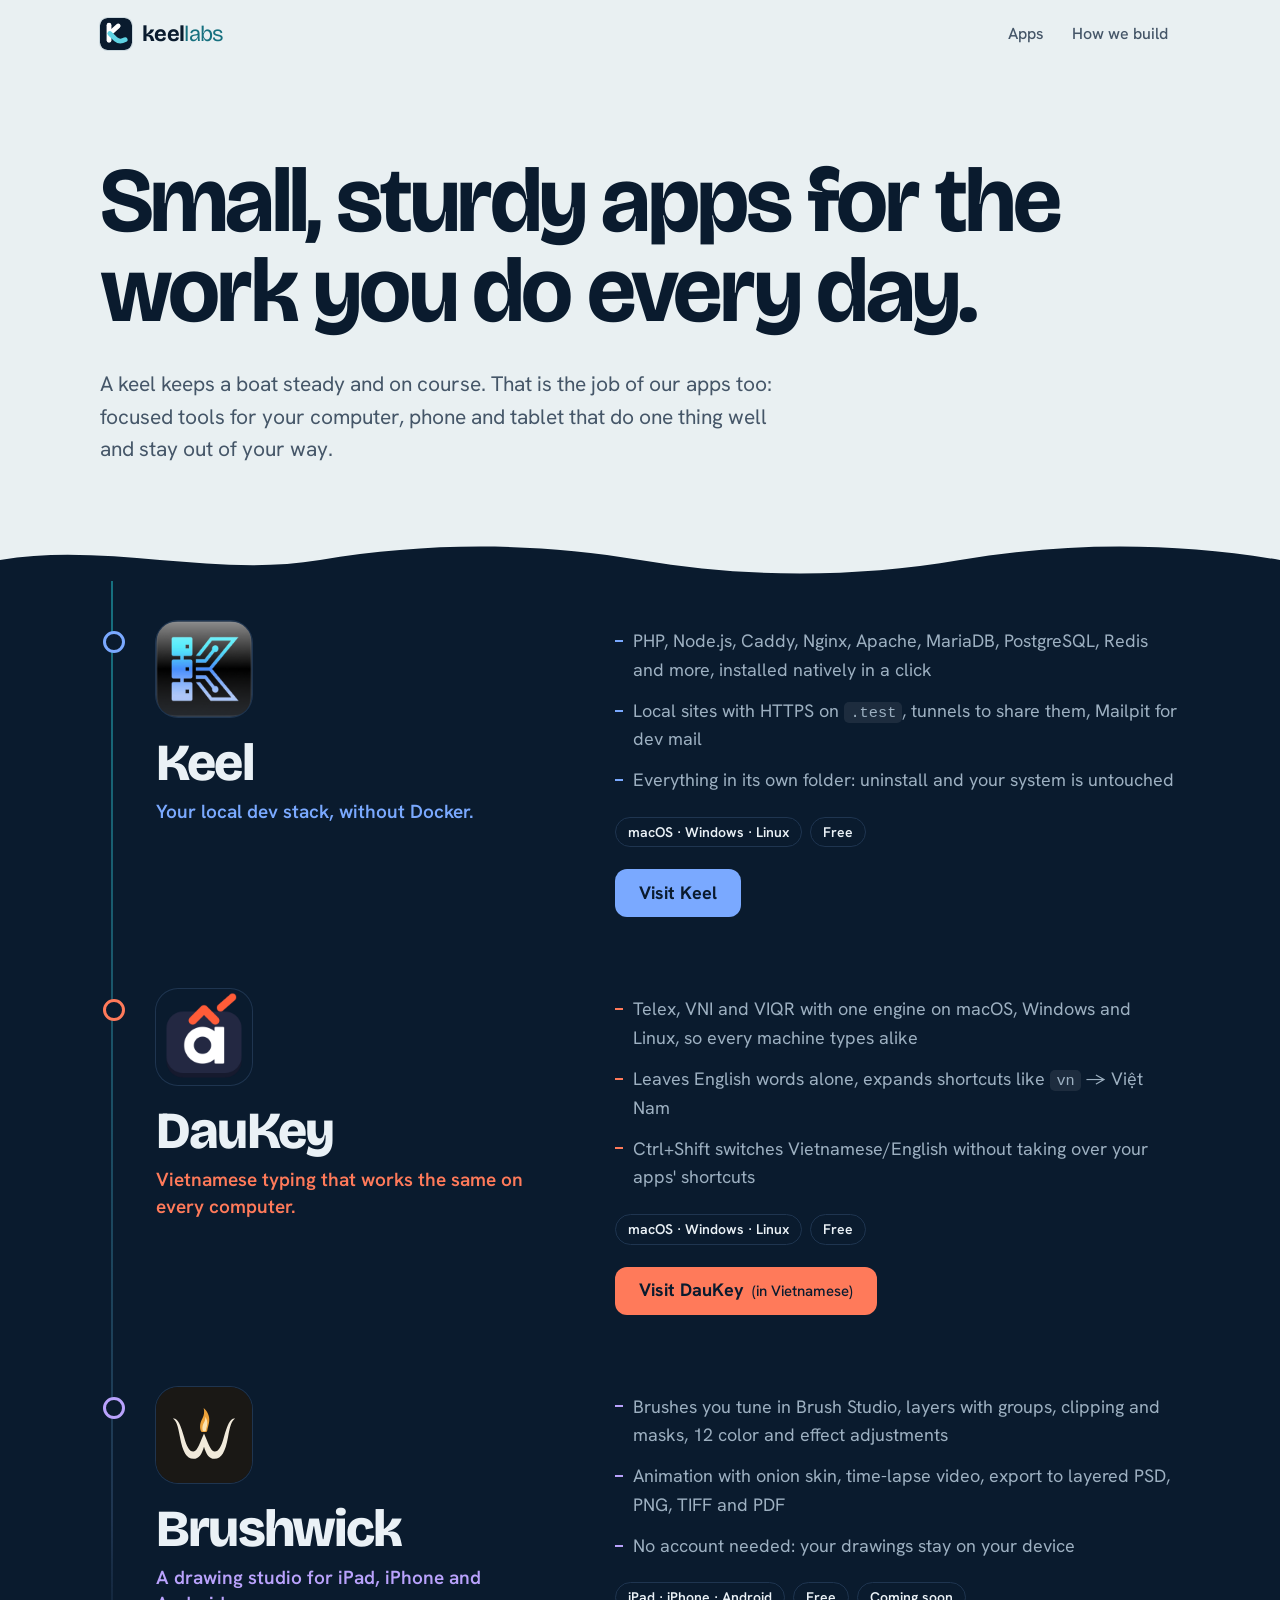
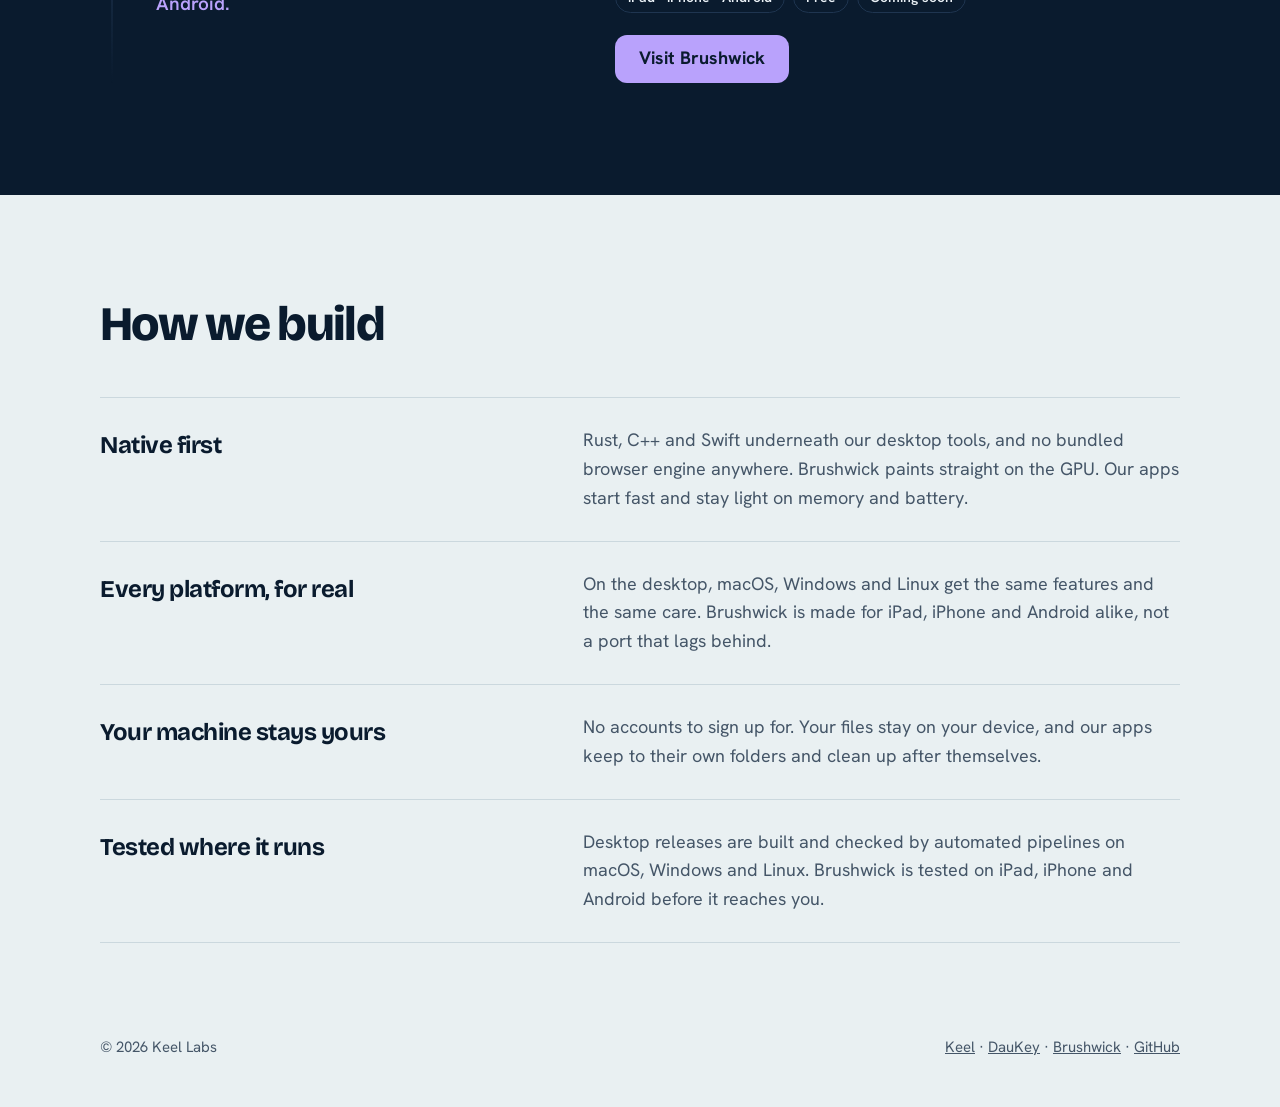
<file: docs/index.html>
<!doctype html>
<html lang="en">
<head>
<meta charset="utf-8">
<meta name="viewport" content="width=device-width, initial-scale=1">
<title>Keel Labs – Small, sturdy apps for desktop, phone and tablet</title>
<meta name="description" content="Keel Labs makes small, sturdy apps: Keel, a local dev stack without Docker, and DauKey, a Vietnamese input method, for macOS, Windows and Linux; and Brushwick, a drawing studio for iPad, iPhone and Android.">
<link rel="canonical" href="https://keellabs.dev/">
<meta property="og:type" content="website">
<meta property="og:site_name" content="Keel Labs">
<meta property="og:locale" content="en_US">
<meta property="og:url" content="https://keellabs.dev/">
<meta property="og:title" content="Keel Labs – Small, sturdy apps">
<meta property="og:description" content="Keel, a local dev stack without Docker, and DauKey, a Vietnamese input method, for macOS, Windows and Linux. Brushwick, a drawing studio for iPad, iPhone and Android.">
<meta property="og:image" content="https://keellabs.dev/img/og.png">
<meta property="og:image:width" content="1200">
<meta property="og:image:height" content="630">
<meta name="twitter:card" content="summary_large_image">
<meta name="theme-color" content="#0a1b2e">
<script type="application/ld+json">{"@context": "https://schema.org", "@type": "Organization", "name": "Keel Labs", "url": "https://keellabs.dev/", "logo": "https://keellabs.dev/img/keellabs-256.png", "sameAs": ["https://github.com/keel-app"]}</script>
<script type="application/ld+json">{"@context": "https://schema.org", "@type": "WebSite", "name": "Keel Labs", "url": "https://keellabs.dev/"}</script>
<link rel="icon" href="img/keellabs-small.svg" type="image/svg+xml">
<link rel="icon" href="img/keellabs-64.png" type="image/png">
<link rel="preconnect" href="https://fonts.googleapis.com">
<link rel="preconnect" href="https://fonts.gstatic.com" crossorigin>
<link href="https://fonts.googleapis.com/css2?family=Bricolage+Grotesque:opsz,wght@12..96,400;12..96,700;12..96,800&family=Hanken+Grotesk:wght@400;500;600;700&display=swap" rel="stylesheet">
<link rel="stylesheet" href="home.css">
</head>
<body>

<header class="top">
  <div class="wrap top-row">
    <a class="brand" href="/" aria-label="Keel Labs"><img src="img/keellabs-small.svg" alt="" width="32" height="32"><span><b>keel</b><span>labs</span></span></a>
    <nav aria-label="Sections">
      <a href="#apps">Apps</a>
      <a href="#how">How we build</a>
    </nav>
  </div>
</header>

<main>
  <section class="hero">
    <div class="wrap">
      <h1>Small, sturdy apps for the work you do every day.</h1>
      <p class="lead">A keel keeps a boat steady and on course. That is the job of our apps too:
        focused tools for your computer, phone and tablet that do one thing well and stay out of your way.</p>
    </div>
  </section>

  <svg class="waterline" viewBox="0 0 1440 44" preserveAspectRatio="none" aria-hidden="true"><path d="M0 22C120 4 240 40 360 22S600 4 720 22s240 18 360 0 240-18 360 0V44H0z"/></svg>
  <section id="apps" class="deep">
    <div class="wrap">
      <h2 class="visually-hidden">Apps</h2>
      <div class="stations">
        <article class="app keel">
          <div class="app-head">
            <img src="img/keel.png" alt="" width="72" height="72">
            <div>
              <h3>Keel</h3>
              <p class="tagline">Your local dev stack, without Docker.</p>
            </div>
          </div>
          <div class="app-body">
          <ul>
            <li>PHP, Node.js, Caddy, Nginx, Apache, MariaDB, PostgreSQL, Redis and more, installed natively in a click</li>
            <li>Local sites with HTTPS on <code>.test</code>, tunnels to share them, Mailpit for dev mail</li>
            <li>Everything in its own folder: uninstall and your system is untouched</li>
          </ul>
          <p class="facts"><span>macOS · Windows · Linux</span><span>Free</span><span data-keel-version hidden></span></p>
          <a class="button" href="https://keel.keellabs.dev">Visit Keel</a>
          </div>
        </article>

        <article class="app daukey">
          <div class="app-head">
            <img src="img/daukey.png" alt="" width="72" height="72">
            <div>
              <h3>DauKey</h3>
              <p class="tagline">Vietnamese typing that works the same on every computer.</p>
            </div>
          </div>
          <div class="app-body">
          <ul>
            <li>Telex, VNI and VIQR with one engine on macOS, Windows and Linux, so every machine types alike</li>
            <li>Leaves English words alone, expands shortcuts like <code>vn</code> → Việt Nam</li>
            <li>Ctrl+Shift switches Vietnamese/English without taking over your apps' shortcuts</li>
          </ul>
          <p class="facts"><span>macOS · Windows · Linux</span><span>Free</span><span data-daukey-version hidden></span></p>
          <a class="button" href="https://daukey.keellabs.dev" hreflang="vi">Visit DauKey <small>(in Vietnamese)</small></a>
          </div>
        </article>
        <article class="app brushwick">
          <div class="app-head">
            <img src="img/brushwick.svg" alt="" width="72" height="72">
            <div>
              <h3>Brushwick</h3>
              <p class="tagline">A drawing studio for iPad, iPhone and Android.</p>
            </div>
          </div>
          <div class="app-body">
          <ul>
            <li>Brushes you tune in Brush Studio, layers with groups, clipping and masks, 12 color and effect adjustments</li>
            <li>Animation with onion skin, time-lapse video, export to layered PSD, PNG, TIFF and PDF</li>
            <li>No account needed: your drawings stay on your device</li>
          </ul>
          <p class="facts"><span>iPad · iPhone · Android</span><span>Free</span><span>Coming soon</span></p>
          <a class="button" href="https://brushwick.keellabs.dev/en/">Visit Brushwick</a>
          </div>
        </article>
      </div>
    </div>
  </section>

  <section id="how" class="how">
    <div class="wrap">
      <h2>How we build</h2>
      <div class="principles">
        <div>
          <h3>Native first</h3>
          <p>Rust, C++ and Swift underneath our desktop tools, and no bundled browser engine anywhere. Brushwick paints straight on the GPU. Our apps start fast and stay light on memory and battery.</p>
        </div>
        <div>
          <h3>Every platform, for real</h3>
          <p>On the desktop, macOS, Windows and Linux get the same features and the same care. Brushwick is made for iPad, iPhone and Android alike, not a port that lags behind.</p>
        </div>
        <div>
          <h3>Your machine stays yours</h3>
          <p>No accounts to sign up for. Your files stay on your device, and our apps keep to their own folders and clean up after themselves.</p>
        </div>
        <div>
          <h3>Tested where it runs</h3>
          <p>Desktop releases are built and checked by automated pipelines on macOS, Windows and Linux. Brushwick is tested on iPad, iPhone and Android before it reaches you.</p>
        </div>
      </div>
    </div>
  </section>
</main>

<footer class="foot">
  <div class="wrap foot-row">
    <span>© 2026 Keel Labs</span>
    <span><a href="https://keel.keellabs.dev">Keel</a> · <a href="https://daukey.keellabs.dev" hreflang="vi">DauKey</a> · <a href="https://brushwick.keellabs.dev/en/">Brushwick</a> · <a href="https://github.com/keel-app">GitHub</a></span>
  </div>
</footer>

<script>
  // Current versions, from each app's own release feed. A badge stays hidden until its feed answers,
  // so a failed request never leaves an old number on the page.
  function showVersion(selector, text) {
    const el = document.querySelector(selector);
    el.textContent = text;
    el.hidden = false;
  }
  fetch("https://api.github.com/repos/keel-app/keel-dev/releases/latest").then((r) => r.ok && r.json())
    .then((r) => { if (r) showVersion("[data-keel-version]", r.tag_name); }).catch(() => {});
  fetch("https://daukey.keellabs.dev/version.json").then((r) => r.ok && r.json())
    .then((v) => { if (v) showVersion("[data-daukey-version]", v.released === false ? `v${v.version} coming soon` : `v${v.version}`); }).catch(() => {});
</script>
</body>
</html>
</file>
<file: docs/home.css>
/* keellabs.dev home - a page split at the waterline. Above: chart-paper light. Below: deep water, where the keel (a spine line) carries each app. */

:root {
  --air: #e9f0f2;
  --ink: #0a1b2e;
  --muted: #455668;
  --line: #cbd8de;
  --brand: #16707f;
  --deep: #0a1b2e;
  --deep-ink: #eaf1f6;
  --deep-muted: #9db0c1;
  --deep-line: #1f3550;
  --keel: #7aa9ff;
  --daukey: #ff7a5a;
  --brushwick: #b9a2fc;
  --display: "Bricolage Grotesque", ui-sans-serif, system-ui, sans-serif;
  --body: "Hanken Grotesk", ui-sans-serif, system-ui, sans-serif;
  color-scheme: light dark;
}
@media (prefers-color-scheme: dark) {
  :root {
    --air: #0e2237;
    --ink: #eaf1f6;
    --muted: #9db0c1;
    --line: #213a54;
    --brand: #5fd3e3;
    --deep: #06111d;
    --deep-line: #172c42;
  }
}

* { box-sizing: border-box; }
html { background: var(--air); }
body { margin: 0; background: var(--air); color: var(--ink); font: 400 18px/1.6 var(--body); -webkit-font-smoothing: antialiased; }
a { color: inherit; }
:focus-visible { outline: 3px solid var(--brand); outline-offset: 3px; border-radius: 6px; }
.deep :focus-visible { outline-color: var(--deep-ink); }
code { font-family: ui-monospace, "SF Mono", Consolas, monospace; font-size: 0.85em; background: rgb(255 255 255 / 0.08); padding: 0.1em 0.4em; border-radius: 5px; }
.visually-hidden { position: absolute; width: 1px; height: 1px; overflow: hidden; clip: rect(0 0 0 0); white-space: nowrap; }
.wrap { width: min(1080px, 100% - 32px); margin-inline: auto; }
h1, h2, h3 { font-family: var(--display); margin: 0; }

/* header */
.top-row { display: flex; align-items: center; justify-content: space-between; height: 68px; gap: 16px; }
.brand { display: flex; align-items: center; gap: 10px; text-decoration: none; font: 700 22px/1 var(--display); letter-spacing: -0.03em; }
.brand img { border-radius: 24%; box-shadow: 0 0 0 1px var(--line); }
.brand span span { font-weight: 400; color: var(--brand); }
nav { display: flex; gap: 4px; }
nav a { color: var(--muted); text-decoration: none; padding: 6px 12px; border-radius: 8px; font-size: 16px; font-weight: 500; }
nav a:hover { color: var(--ink); background: var(--line); }

/* hero */
.hero { padding: 88px 0 72px; }
h1 { max-width: 13em; font-size: clamp(42px, 7.4vw, 92px); line-height: 0.98; letter-spacing: -0.03em; font-weight: 700; font-variation-settings: "opsz" 96; text-wrap: balance; }
.lead { max-width: 33em; margin: 32px 0 0; font-size: 21px; line-height: 1.55; color: var(--muted); }
.waterline { display: block; width: 100%; height: 44px; margin-bottom: -1px; fill: var(--deep); }

/* below the waterline */
.deep { background: var(--deep); color: var(--deep-ink); padding: 40px 0 112px; }
.stations { position: relative; display: grid; gap: 72px; padding-left: 56px; }
.stations::before { /* the keel */
  content: ""; position: absolute; left: 11px; top: -40px; bottom: 0; width: 2px;
  background: linear-gradient(var(--brand), var(--deep-line) 85%, transparent);
  transform-origin: top; animation: keel-down 1.4s cubic-bezier(.2,.7,.2,1) both;
}
@keyframes keel-down { from { transform: scaleY(0); } }

.app { --accent: var(--keel); position: relative; display: grid; grid-template-columns: minmax(0, 5fr) minmax(0, 7fr); gap: 20px 56px; align-items: start; }
.app.daukey { --accent: var(--daukey); }
.app.brushwick { --accent: var(--brushwick); }
.app::before { /* mooring point on the keel */
  content: ""; position: absolute; left: -53px; top: 10px; width: 16px; height: 16px; border-radius: 50%;
  background: var(--deep); border: 3px solid var(--accent);
}
.app-head img { display: block; width: 96px; height: 96px; border-radius: 22px; margin-bottom: 20px; box-shadow: 0 0 0 1px var(--deep-line); }
.app h3 { font-size: clamp(34px, 4.4vw, 52px); line-height: 1; letter-spacing: -0.035em; font-weight: 800; }
.tagline { margin: 10px 0 0; font-size: 19px; line-height: 1.4; color: var(--accent); font-weight: 600; }
.app-body { display: grid; gap: 22px; padding-top: 6px; }
.app ul { margin: 0; padding: 0; list-style: none; display: grid; gap: 12px; color: var(--deep-muted); max-width: 36em; }
.app li { padding-left: 18px; position: relative; }
.app li::before { content: ""; position: absolute; left: 0; top: 0.72em; width: 8px; height: 2px; background: var(--accent); }
.facts { margin: 0; display: flex; flex-wrap: wrap; gap: 8px; }
.facts span { font-size: 14px; font-weight: 600; color: var(--deep-ink); border: 1px solid var(--deep-line); padding: 3px 12px; border-radius: 99px; }
.facts span[hidden] { display: none; }
.button {
  align-self: start; justify-self: start; display: inline-flex; align-items: center; gap: 8px; min-height: 48px; padding: 0 24px;
  border-radius: 12px; font-weight: 700; text-decoration: none; background: var(--accent); color: #0a1b2e;
  transition: transform .15s ease, box-shadow .15s ease;
}
.button small { font-weight: 500; }
.button:hover { transform: translateY(-2px); box-shadow: 0 8px 24px -8px var(--accent); }

/* how we build */
.how { padding: 104px 0 72px; }
.how h2 { font-size: clamp(32px, 4vw, 48px); letter-spacing: -0.035em; font-weight: 800; line-height: 1.05; }
.principles { margin-top: 48px; border-top: 1px solid var(--line); }
.principles > div { display: grid; grid-template-columns: minmax(0, 5fr) minmax(0, 7fr); gap: 8px 56px; padding: 28px 0; border-bottom: 1px solid var(--line); }
.principles h3 { font-size: 24px; letter-spacing: -0.02em; font-weight: 700; }
.principles p { margin: 0; color: var(--muted); max-width: 36em; }

.foot { padding: 20px 0 48px; color: var(--muted); font-size: 15px; }
.foot-row { display: flex; justify-content: space-between; flex-wrap: wrap; gap: 12px; }
.foot a { color: var(--muted); }

@media (max-width: 820px) {
  .hero { padding: 48px 0 56px; }
  .lead { font-size: 19px; }
  .stations { gap: 64px; padding-left: 40px; }
  .stations::before { left: 7px; }
  .app::before { left: -37px; width: 14px; height: 14px; }
  .app, .principles > div { grid-template-columns: minmax(0, 1fr); }
  .app-head img { width: 72px; height: 72px; }
  .button { justify-self: stretch; justify-content: center; }
  .how { padding-top: 72px; }
}
@media (prefers-reduced-motion: reduce) {
  .stations::before { animation: none; }
  .button { transition: none; }
}
</file>
